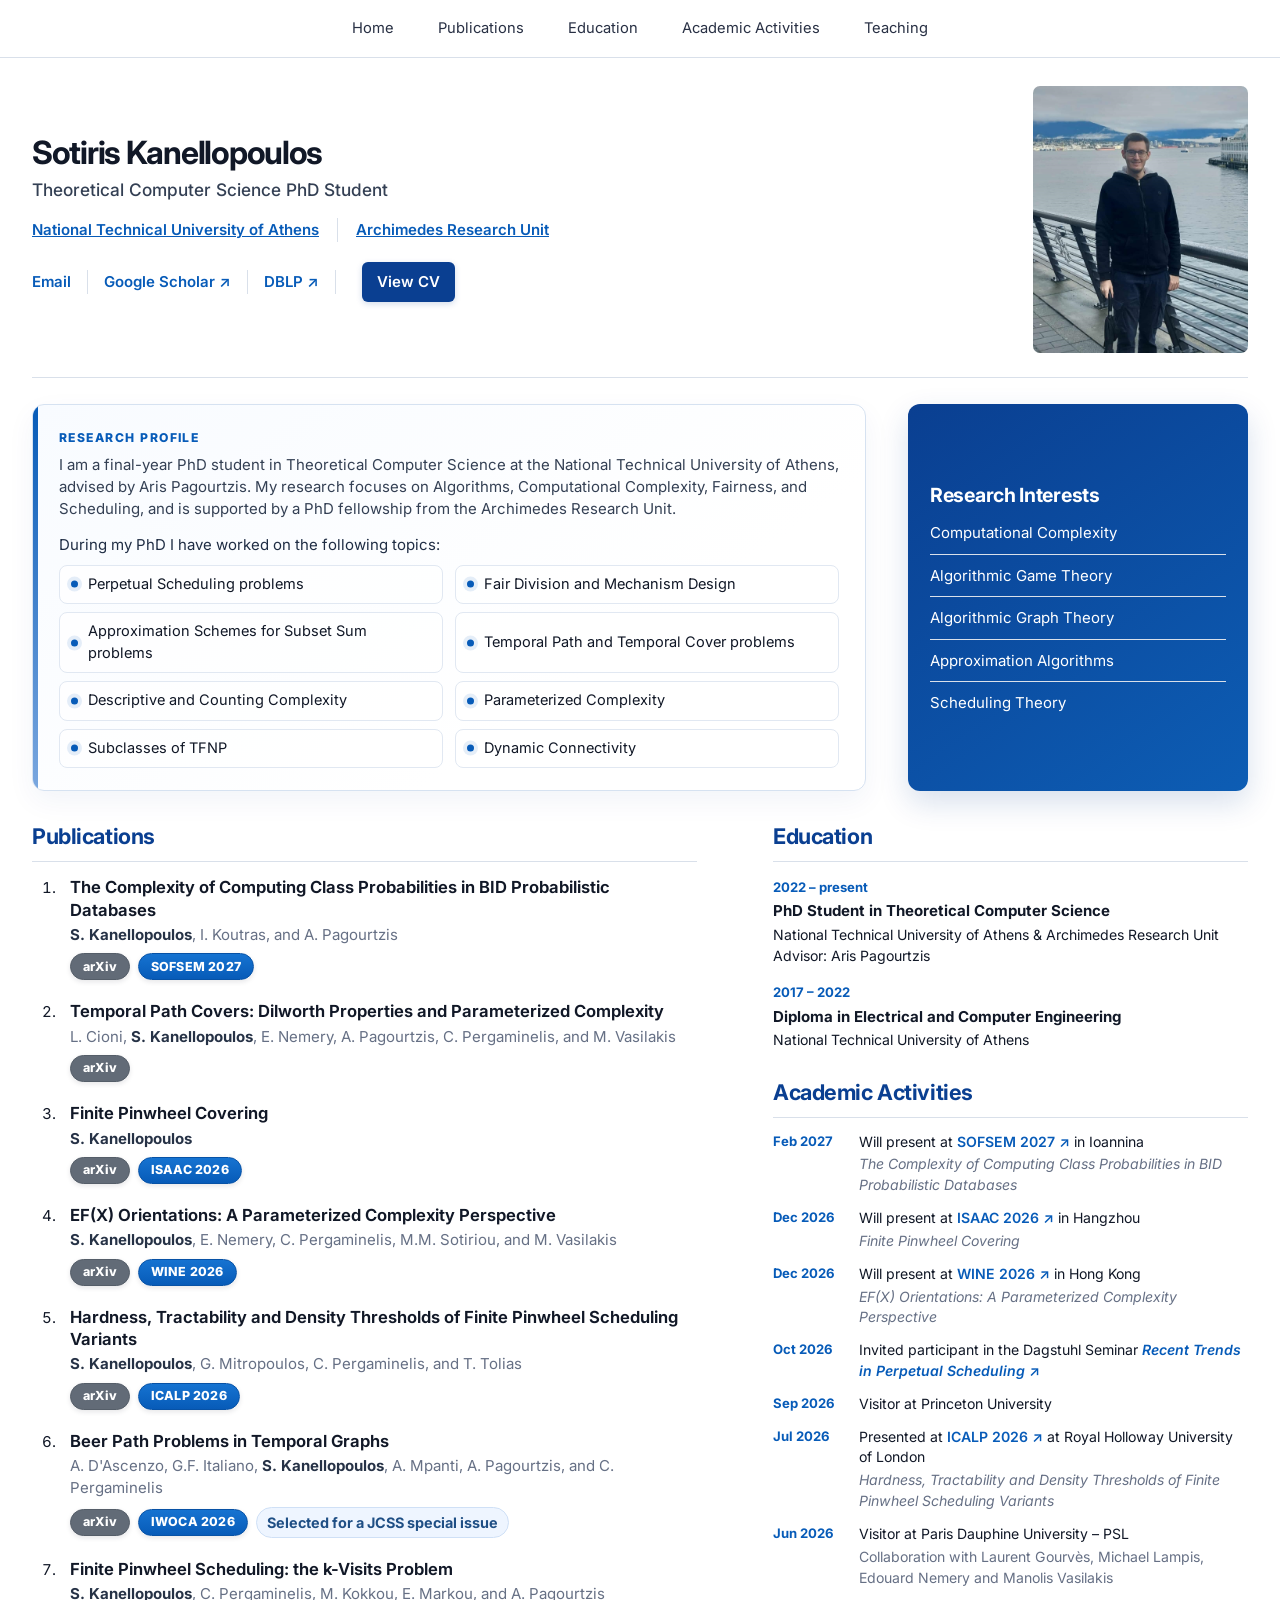
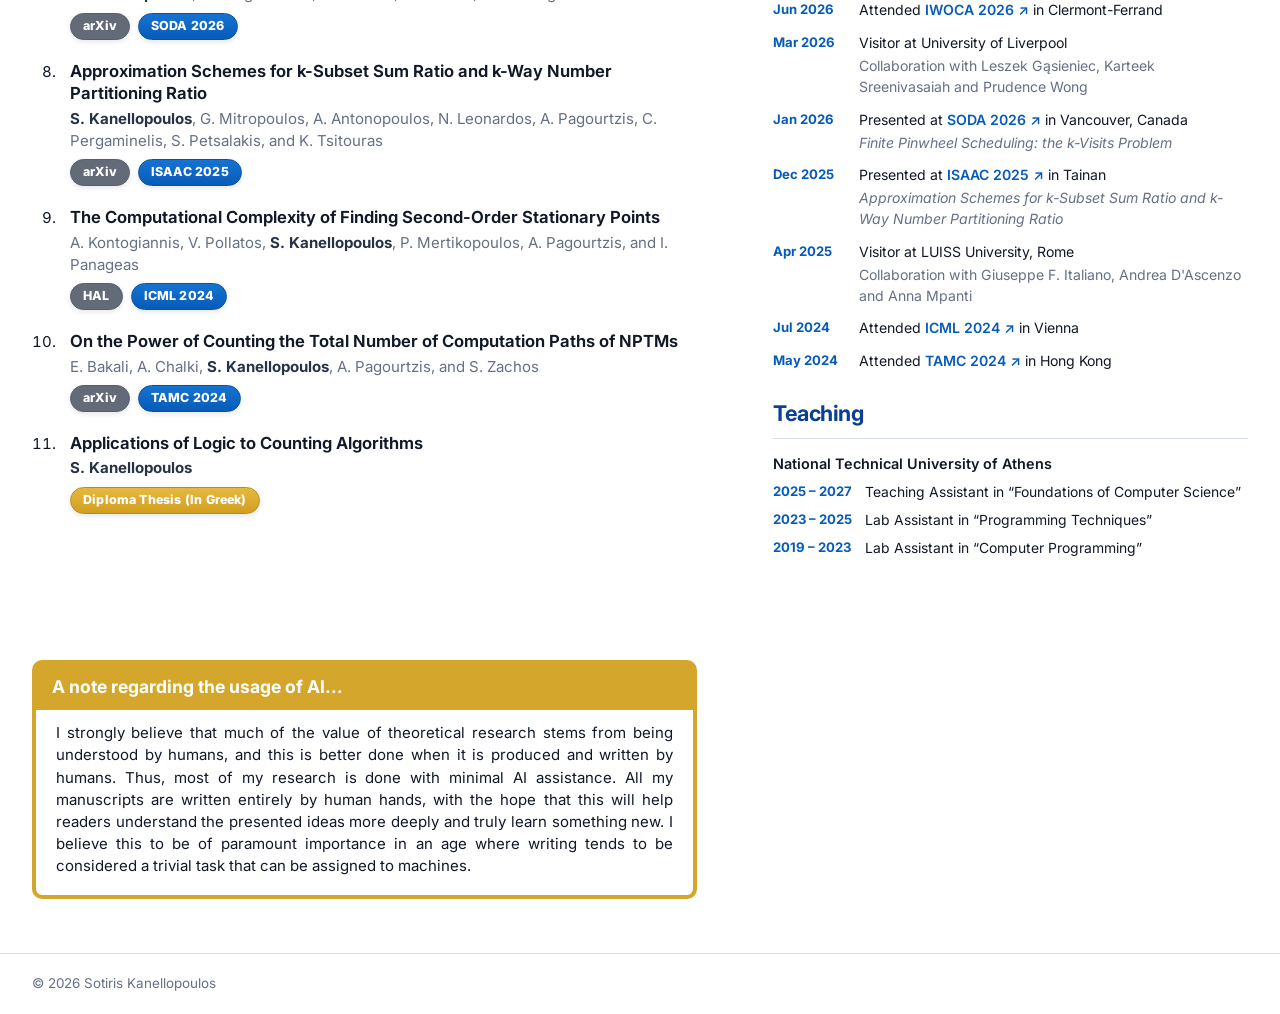
<file: index.html>
<!doctype html>
<html lang="en">
<head>
  <meta charset="utf-8">
  <meta name="viewport" content="width=device-width, initial-scale=1">
  <meta name="description" content="Academic homepage of Sotiris Kanellopoulos, Theoretical Computer Science PhD student at the National Technical University of Athens and Archimedes Research Unit.">
  <title>Sotiris Kanellopoulos — Theoretical Computer Science</title>
  <link rel="preconnect" href="https://fonts.googleapis.com">
  <link rel="preconnect" href="https://fonts.gstatic.com" crossorigin>
  <link href="https://fonts.googleapis.com/css2?family=Inter:wght@400;500;600;700&family=Source+Serif+4:wght@600;700&display=swap" rel="stylesheet">
  <link rel="stylesheet" href="styles.css">
</head>
<body>
  <a class="skip-link" href="#main">Skip to content</a>

  <header class="site-header">
    <div class="nav-wrap">
      <button class="menu-button" aria-expanded="false" aria-controls="navigation">Menu</button>
      <nav id="navigation" aria-label="Primary navigation">
        <a href="#top">Home</a>
        <a href="#publications">Publications</a>
        <a href="#education">Education</a>
        <a href="#visits">Academic Activities</a>
        <a href="#teaching">Teaching</a>
      </nav>
    </div>
  </header>

  <main id="main" class="page-shell">
    <section id="top" class="profile-header">
      <div class="profile-main">
        <h1>Sotiris Kanellopoulos</h1>
        <p class="position">Theoretical Computer Science PhD Student</p>

        <div class="affiliation-row" aria-label="Affiliations">
          <a href="https://www.ntua.gr/en/" target="_blank" rel="noopener">National Technical University of Athens</a>
          <span class="divider" aria-hidden="true"></span>
          <a href="https://archimedesai.gr/en/" target="_blank" rel="noopener">Archimedes Research Unit</a>
        </div>

        <div class="profile-links" aria-label="Profile links">
          <a href="mailto:sotkanel99@gmail.com">Email</a>
          <span class="link-divider" aria-hidden="true"></span>
          <a href="https://scholar.google.com/citations?user=l8Dv_PEAAAAJ&amp;hl=en" target="_blank" rel="noopener">Google Scholar ↗</a>
          <span class="link-divider" aria-hidden="true"></span>
          <a href="https://dblp.org/pid/349/8067.html" target="_blank" rel="noopener">DBLP ↗</a>
          <span class="link-divider" aria-hidden="true"></span>
          <a class="cv-button" href="assets/cv_Sotiris.pdf" target="_blank">View CV</a>
        </div>
      </div>
      <figure class="portrait">
        <img src="assets/profile.jpg" alt="Portrait of Sotiris Kanellopoulos">
      </figure>
    </section>

    <section id="research" class="research-intro">
      <div class="research-copy">
        <div class="research-kicker">Research profile</div>
        <p class="research-lead">I am a final-year PhD student in Theoretical Computer Science at the National Technical University of Athens, advised by Aris Pagourtzis. My research focuses on Algorithms, Computational Complexity, Fairness, and Scheduling, and is supported by a PhD fellowship from the Archimedes Research Unit.</p>
        <p class="research-subheading">During my PhD I have worked on the following topics:</p>
        <ul class="research-topics">
          <li>Perpetual Scheduling problems</li>
          <li>Fair Division and Mechanism Design</li>
          <li>Approximation Schemes for Subset Sum problems</li>
          <li>Temporal Path and Temporal Cover problems</li>
		  <li>Descriptive and Counting Complexity</li>
		  <li>Parameterized Complexity</li>
          <li>Subclasses of TFNP</li>
		  <li>Dynamic Connectivity</li>
        </ul>
      </div>
      <aside class="interest-card">
        <h2>Research Interests</h2>
        <ul class="interest-list">
          <li>Computational Complexity</li>
          <li>Algorithmic Game Theory</li>
          <li>Algorithmic Graph Theory</li>
          <li>Approximation Algorithms</li>
          <li>Scheduling Theory</li>
        </ul>
      </aside>
    </section>

    <div class="content-grid">
      <section id="publications" class="main-column">
        <h2 class="section-heading">Publications</h2>
        <ol class="publication-list">
		  <li>
            <article class="publication">
              <h3>The Complexity of Computing Class Probabilities in BID Probabilistic Databases</h3>
              <p class="authors"><strong>S. Kanellopoulos</strong>, I. Koutras, and A. Pagourtzis</p>
              <div class="badges">
                <a class="badge badge-preprint" href="https://arxiv.org/abs/2609.21245" target="_blank" rel="noopener">arXiv</a><a class="badge badge-venue" href="placeholder" target="_blank" rel="noopener">SOFSEM 2027</a>
              </div>
            </article>
          </li>
          <li>
            <article class="publication">
              <h3>Temporal Path Covers: Dilworth Properties and Parameterized Complexity</h3>
              <p class="authors">L. Cioni, <strong>S. Kanellopoulos</strong>, E. Nemery, A. Pagourtzis, C. Pergaminelis, and M. Vasilakis</p>
              <div class="badges">
                <a class="badge badge-preprint" href="https://arxiv.org/abs/2607.00118" target="_blank" rel="noopener">arXiv</a>
              </div>
            </article>
          </li>
		  <li>
            <article class="publication">
              <h3>Finite Pinwheel Covering</h3>
              <p class="authors"><strong>S. Kanellopoulos</strong></p>
              <div class="badges">
                <a class="badge badge-preprint" href="https://arxiv.org/abs/2607.28574" target="_blank" rel="noopener">arXiv</a><a class="badge badge-venue" href="placeholder" target="_blank" rel="noopener">ISAAC 2026</a>
              </div>
            </article>
          </li>
          <li>
            <article class="publication">
              <h3>EF(X) Orientations: A Parameterized Complexity Perspective</h3>
              <p class="authors"><strong>S. Kanellopoulos</strong>, E. Nemery, C. Pergaminelis, M.M. Sotiriou, and M. Vasilakis</p>
              <div class="badges">
                <a class="badge badge-preprint" href="https://arxiv.org/abs/2512.25033" target="_blank" rel="noopener">arXiv</a><a class="badge badge-venue" href="placeholder" target="_blank" rel="noopener">WINE 2026</a>
              </div>
            </article>
          </li>
          <li>
            <article class="publication">
              <h3>Hardness, Tractability and Density Thresholds of Finite Pinwheel Scheduling Variants</h3>
              <p class="authors"><strong>S. Kanellopoulos</strong>, G. Mitropoulos, C. Pergaminelis, and T. Tolias</p>
              <div class="badges"><a class="badge badge-preprint" href="https://arxiv.org/abs/2604.16030" target="_blank" rel="noopener">arXiv</a><a class="badge badge-venue" href="https://drops.dagstuhl.de/entities/document/10.4230/LIPIcs.ICALP.2026.122" target="_blank" rel="noopener">ICALP 2026</a></div>
            </article>
          </li>
          <li>
            <article class="publication">
              <h3>Beer Path Problems in Temporal Graphs</h3>
              <p class="authors">A. D'Ascenzo, G.F. Italiano, <strong>S. Kanellopoulos</strong>, A. Mpanti, A. Pagourtzis, and C. Pergaminelis</p>
              <div class="badges"><a class="badge badge-preprint" href="https://arxiv.org/abs/2507.08685" target="_blank" rel="noopener">arXiv</a><a class="badge badge-venue" href="https://link.springer.com/chapter/10.1007/978-3-032-27732-9_16" target="_blank" rel="noopener">IWOCA 2026</a><span class="note note-highlight">Selected for a JCSS special issue</span></div>
            </article>
          </li>
          <li>
            <article class="publication">
              <h3>Finite Pinwheel Scheduling: the k-Visits Problem</h3>
              <p class="authors"><strong>S. Kanellopoulos</strong>, C. Pergaminelis, M. Kokkou, E. Markou, and A. Pagourtzis</p>
              <div class="badges"><a class="badge badge-preprint" href="https://arxiv.org/abs/2507.11681" target="_blank" rel="noopener">arXiv</a><a class="badge badge-venue" href="https://epubs.siam.org/doi/10.1137/1.9781611978971.16" target="_blank" rel="noopener">SODA 2026</a></div>
            </article>
          </li>
          <li>
            <article class="publication">
              <h3>Approximation Schemes for k-Subset Sum Ratio and k-Way Number Partitioning Ratio</h3>
              <p class="authors"><strong>S. Kanellopoulos</strong>, G. Mitropoulos, A. Antonopoulos, N. Leonardos, A. Pagourtzis, C. Pergaminelis, S. Petsalakis, and K. Tsitouras</p>
              <div class="badges"><a class="badge badge-preprint" href="https://arxiv.org/abs/2503.18241" target="_blank" rel="noopener">arXiv</a><a class="badge badge-venue" href="https://drops.dagstuhl.de/entities/document/10.4230/LIPIcs.ISAAC.2025.44" target="_blank" rel="noopener">ISAAC 2025</a></div>
            </article>
          </li>
          <li>
            <article class="publication">
              <h3>The Computational Complexity of Finding Second-Order Stationary Points</h3>
              <p class="authors">A. Kontogiannis, V. Pollatos, <strong>S. Kanellopoulos</strong>, P. Mertikopoulos, A. Pagourtzis, and I. Panageas</p>
              <div class="badges"><a class="badge badge-preprint" href="https://hal.science/hal-04629307v1/file/Main.pdf" target="_blank" rel="noopener">HAL</a><a class="badge badge-venue" href="https://dl.acm.org/doi/10.5555/3692070.3693079" target="_blank" rel="noopener">ICML 2024</a></div>
            </article>
          </li>
          <li>
            <article class="publication">
              <h3>On the Power of Counting the Total Number of Computation Paths of NPTMs</h3>
              <p class="authors">E. Bakali, A. Chalki, <strong>S. Kanellopoulos</strong>, A. Pagourtzis, and S. Zachos</p>
              <div class="badges"><a class="badge badge-preprint" href="https://arxiv.org/abs/2306.11614" target="_blank" rel="noopener">arXiv</a><a class="badge badge-venue" href="https://link.springer.com/chapter/10.1007/978-981-97-2340-9_18" target="_blank" rel="noopener">TAMC 2024</a></div>
            </article>
          </li>
		  <li>
            <article class="publication">
              <h3>Applications of Logic to Counting Algorithms</h3>
              <p class="authors"><strong>S. Kanellopoulos</strong></p>
              <div class="badges"><a class="badge badge-thesis" href="https://scholar.google.com/scholar?oi=bibs&cluster=3427278727958970105&btnI=1&hl=en" target="_blank" rel="noopener">Diploma Thesis (In Greek)</a></div>
            </article>
          </li>
        </ol>
      </section>

      <aside class="side-column">
        <section id="education" class="sidebar-section">
          <h2 class="section-heading">Education</h2>
          <article class="compact-entry">
            <span class="date">2022 – present</span>
            <h3>PhD Student in Theoretical Computer Science</h3>
            <p>National Technical University of Athens & Archimedes Research Unit</p>
            <p>Advisor: Aris Pagourtzis</p>
          </article>
          <article class="compact-entry">
            <span class="date">2017 – 2022</span>
            <h3>Diploma in Electrical and Computer Engineering</h3>
            <p>National Technical University of Athens</p>
          </article>
        </section>

        <section id="visits" class="sidebar-section">
          <h2 class="section-heading">Academic Activities</h2>
          <div class="timeline">
			<article><span class="date">Feb 2027</span><div><p>Will present at <a href="https://sofsem2027.conf.uoi.gr/" target="_blank" rel="noopener">SOFSEM 2027 ↗</a> in Ioannina </p><p class="muted"><em>The Complexity of Computing Class Probabilities in BID Probabilistic Databases</em></p></div></article>
			<article><span class="date">Dec 2026</span><div><p>Will present at <a href="https://www.algo-door.com/isaac2026/" target="_blank" rel="noopener">ISAAC 2026 ↗</a> in Hangzhou </p><p class="muted"><em>Finite Pinwheel Covering</em></p></div></article>
			<article><span class="date">Dec 2026</span><div><p>Will present at <a href="https://wine2026conf.github.io/" target="_blank" rel="noopener">WINE 2026 ↗</a> in Hong Kong </p><p class="muted"><em>EF(X) Orientations: A Parameterized Complexity Perspective</em></p></div></article>
            <article><span class="date">Oct 2026</span><div><p>Invited participant in the Dagstuhl Seminar <a href="https://www.dagstuhl.de/seminars/seminar-calendar/seminar-details/26412" target="_blank" rel="noopener"><em>Recent Trends in Perpetual Scheduling</em> ↗</a></p></div></article>
            <article><span class="date">Sep 2026</span><div><p>Visitor at Princeton University</p></div></article>
            <article><span class="date">Jul 2026</span><div><p>Presented at <a href="https://icalppodcspaa2026.cs.rhul.ac.uk/" target="_blank" rel="noopener">ICALP 2026 ↗</a> at Royal Holloway University of London </p><p class="muted"><em>Hardness, Tractability and Density Thresholds of Finite Pinwheel Scheduling Variants</em></p></div></article>
			<article><span class="date">Jun 2026</span><div><p>Visitor at Paris Dauphine University – PSL</p><p class="muted">Collaboration with Laurent Gourvès, Michael Lampis, Edouard Nemery and Manolis Vasilakis</p></div></article>
            <article><span class="date">Jun 2026</span><div><p>Attended <a href="https://iwoca2026.limos.fr/" target="_blank" rel="noopener">IWOCA 2026 ↗</a> in Clermont-Ferrand </p></div></article>
			<article><span class="date">Mar 2026</span><div><p>Visitor at University of Liverpool</p><p class="muted">Collaboration with Leszek Gąsieniec, Karteek Sreenivasaiah and Prudence Wong</p></div></article>
            <article><span class="date">Jan 2026</span><div><p>Presented at <a href="https://www.siam.org/conferences-events/past-event-archive/soda26/" target="_blank" rel="noopener">SODA 2026 ↗</a> in Vancouver, Canada </p><p class="muted"><em>Finite Pinwheel Scheduling: the k-Visits Problem</em></p></div></article>
			<article><span class="date">Dec 2025</span><div><p>Presented at <a href="https://isaac2025.csie.ncku.edu.tw/" target="_blank" rel="noopener">ISAAC 2025 ↗</a> in Tainan </p><p class="muted"><em>Approximation Schemes for k-Subset Sum Ratio and k-Way Number Partitioning Ratio</em></p></div></article>
			<article><span class="date">Apr 2025</span><div><p>Visitor at LUISS University, Rome</p><p class="muted">Collaboration with Giuseppe F. Italiano, Andrea D'Ascenzo and Anna Mpanti</p></div></article>
			<article><span class="date">Jul 2024</span><div><p>Attended <a href="https://icml.cc/Conferences/2024" target="_blank" rel="noopener">ICML 2024 ↗</a> in Vienna </p></div></article>
			<article><span class="date">May 2024</span><div><p>Attended <a href="https://tamc2024.comp.polyu.edu.hk/" target="_blank" rel="noopener">TAMC 2024 ↗</a> in Hong Kong </p></div></article>
          </div>
        </section>

        <section id="teaching" class="sidebar-section">
          <h2 class="section-heading">Teaching</h2>
          <p class="institution">National Technical University of Athens</p>
          <ul class="teaching-list">
            <li><span class="date">2025 – 2027</span><span>Teaching Assistant in “Foundations of Computer Science”</span></li>
            <li><span class="date">2023 – 2025</span><span>Lab Assistant in “Programming Techniques”</span></li>
            <li><span class="date">2019 – 2023</span><span>Lab Assistant in “Computer Programming”</span></li>
          </ul>
        </section>


      </aside>

        <section class="announcement-box" aria-labelledby="announcement-heading">
          <h2 id="announcement-heading">A note regarding the usage of AI...</h2>
          <p>I strongly believe that much of the value of theoretical research stems from being understood by humans, and this is better done when it is produced and written by humans. Thus, most of my research is done with minimal AI assistance. All my manuscripts are written entirely by human hands, with the hope that this will help readers understand the presented ideas more deeply and truly learn something new. I believe this to be of paramount importance in an age where writing tends to be considered a trivial task that can be assigned to machines.</p>
        </section>
    </div>
  </main>

  <footer><div class="page-shell footer-inner">© <span id="year"></span> Sotiris Kanellopoulos</div></footer>
  <script src="script.js"></script>
</body>
</html>
</file>
<file: styles.css>
:root {
  --ink: #111827;
  --muted: #667085;
  --navy: #0a3f91;
  --blue: #075bb8;
  --line: #d9e0ea;
  --soft: #f4f8fd;
  --paper: #ffffff;
  --preprint: #5f6773;
  --max: 1360px;
}

* { box-sizing: border-box; }
html { scroll-behavior: smooth; }
body {
  margin: 0;
  color: var(--ink);
  background: var(--paper);
  font-family: Inter, system-ui, sans-serif;
  font-size: 15px;
  line-height: 1.48;
}
a { color: var(--blue); }
.page-shell { width: min(calc(100% - 64px), var(--max)); margin: 0 auto; }
.skip-link { position: absolute; left: -9999px; }
.skip-link:focus { left: 16px; top: 16px; z-index: 50; background: white; padding: 8px 12px; }

.site-header {
  position: sticky;
  top: 0;
  z-index: 20;
  background: rgba(255,255,255,.96);
  border-bottom: 1px solid var(--line);
  backdrop-filter: blur(10px);
}
.nav-wrap { width: min(calc(100% - 64px), var(--max)); margin: auto; min-height: 56px; display: flex; justify-content: center; align-items: center; }
nav { display: flex; gap: 44px; }
nav a { color: #283044; text-decoration: none; font-size: .92rem; padding: 18px 0 15px; border-bottom: 2px solid transparent; }
nav a:hover, nav a:focus { color: var(--navy); border-bottom-color: var(--blue); }
.menu-button { display: none; }

.profile-header {
  display: grid;
  grid-template-columns: minmax(0,1fr) 215px;
  align-items: center;
  gap: 54px;
  padding: 28px 0 24px;
  border-bottom: 1px solid var(--line);
}
h1 { margin: 0; font-size: clamp(1.7rem, 2.5vw, 2.35rem); line-height: 1.08; letter-spacing: -.04em; font-weight: 700; }
.position { margin: 6px 0 16px; color: #344054; font-size: 1.08rem; font-weight: 500; }
.affiliation-row { display: flex; align-items: center; flex-wrap: wrap; gap: 18px; font-weight: 600; }
.divider, .link-divider { width: 1px; height: 24px; background: var(--line); display: inline-block; }
.profile-links { display: flex; align-items: center; flex-wrap: wrap; gap: 16px; margin-top: 20px; }
.profile-links a { text-decoration: none; font-weight: 600; }
.cv-button { margin-left: 10px; background: var(--navy); color: white !important; padding: 9px 15px; border-radius: 6px; box-shadow: 0 2px 6px rgba(10,63,145,.18); }
.portrait { margin: 0; justify-self: end; }
.portrait img { width: 215px; height: 267px; image-rendering: auto; object-fit: cover; object-position: center top; display: block; border-radius: 7px; }

.research-intro {
  display: grid;
  grid-template-columns: minmax(0,1fr) 340px;
  gap: 42px;
  padding: 26px 0 30px;
  align-items: stretch;
}
.research-copy {
  position: relative;
  overflow: hidden;
  background: linear-gradient(145deg, #f8fbff 0%, #ffffff 68%);
  border: 1px solid #d6e2f1;
  border-radius: 12px;
  padding: 24px 26px 22px;
  box-shadow: 0 10px 28px rgba(10,63,145,.055);
}
.research-copy::before {
  content: "";
  position: absolute;
  inset: 0 auto 0 0;
  width: 5px;
  background: linear-gradient(180deg, var(--blue), #7aa7df);
}
.research-kicker {
  color: var(--blue);
  font-size: .76rem;
  font-weight: 800;
  letter-spacing: .12em;
  text-transform: uppercase;
  margin-bottom: 7px;
}
.research-copy h2 {
  margin: 0 0 10px;
  color: var(--navy);
  font-size: 1.45rem;
  line-height: 1.2;
  letter-spacing: -.025em;
}
.research-lead { margin: 0 0 14px; max-width: 900px; color: #344054; }
.research-subheading { margin: 0 0 8px; font-weight: 400; color: #1f2d44; }
.research-topics {
  margin: 0;
  padding: 0;
  list-style: none;
  display: grid;
  grid-template-columns: repeat(2, minmax(0,1fr));
  gap: 8px 12px;
}
.research-topics li {
  position: relative;
  margin: 0;
  padding: 8px 10px 8px 28px;
  border: 1px solid #e1e8f2;
  border-radius: 8px;
  background: rgba(255,255,255,.82);
  break-inside: avoid;
  display: flex;
  align-items: center;
  font-size: .91rem;
}
.research-topics li::before {
  content: "";
  position: absolute;
  left: 11px;
  top: 50%;
  width: 7px;
  height: 7px;
  border-radius: 50%;
  background: var(--blue);
  transform: translateY(-50%);
  box-shadow: 0 0 0 4px rgba(7,91,184,.10);
}
.interest-card {
  background: linear-gradient(145deg,#0a3f91,#0d5db4);
  color: white;
  border: 0;
  border-radius: 12px;
  padding: 22px 22px;
  box-shadow: 0 12px 30px rgba(10,63,145,.16);
  display: flex;
  flex-direction: column;
  justify-content: center;
}
.interest-card h2 { margin: 0 0 12px; color: white; font-size: 1.22rem; letter-spacing: -.015em; }
.interest-card p { margin: 0; color: rgba(255,255,255,.9); line-height: 1.65; }

.content-grid { display: grid; grid-template-columns: minmax(0,1.4fr) minmax(340px,1fr); gap: 76px; align-items: start; padding-bottom: 54px; }
.section-heading { margin: 0 0 14px; padding-bottom: 8px; border-bottom: 1px solid var(--line); color: var(--navy); font-size: 1.35rem; letter-spacing: -.02em; }

.publication-list { margin: 0; padding-left: 28px; }
.publication-list > li { padding-left: 10px; margin: 0 0 20px; }
.publication h3 { margin: 0 0 3px; font-size: 1.04rem; line-height: 1.35; font-weight: 650; }
.authors { color: var(--muted); margin: 0; font-size: .94rem; }
.authors strong { color: #263246; }
.badges { display: flex; flex-wrap: wrap; gap: 8px; align-items: center; margin-top: 7px; }
.badge {
  display: inline-flex;
  align-items: center;
  justify-content: center;
  min-height: 27px;
  color: white;
  text-decoration: none;
  border-radius: 999px;
  padding: 5px 12px;
  font-size: .78rem;
  font-weight: 800;
  line-height: 1;
  letter-spacing: .015em;
  border: 1px solid transparent;
  box-shadow: 0 2px 5px rgba(17,24,39,.10);
}
.badge-preprint {
  background: #626b77;
  border-color: #555e69;
}
.badge-venue {
  background: linear-gradient(180deg, #1673d1, #075bb8);
  border-color: #0752a6;
}
.badge-journal {
  background: linear-gradient(180deg, #d94a4a, #c62828);
  border-color: #b51f1f;
}
.badge-thesis {
  background: linear-gradient(180deg, #e5b93f, #d39e1f);
  border-color: #bd8b18;
}
a.badge:hover,
a.badge:focus {
  transform: translateY(-1px);
  filter: brightness(.97);
  box-shadow: 0 4px 9px rgba(17,24,39,.16);
}

span.badge {
  cursor: default;
}

.note {
  color: var(--muted);
  font-size: .82rem;
  font-style: italic;
}

.note-highlight {
  color: #1f4f85;
  font-size: .9rem;
  font-style: normal;
  font-weight: 700;
  background: #eef5ff;
  border: 1px solid #cfe0f6;
  border-radius: 999px;
  padding: 4px 10px;
}

.side-column { min-width: 0; }
.sidebar-section { margin-bottom: 26px; }
.compact-entry { margin-bottom: 14px; }
.compact-entry h3 { margin: 2px 0; font-size: .94rem; }
.compact-entry p { margin: 1px 0; font-size: .88rem; }
.date { color: var(--blue); font-weight: 700; font-size: .82rem; white-space: nowrap; }
.timeline { display: grid; gap: 12px; }
.timeline article { display: grid; grid-template-columns: 75px minmax(0,1fr); gap: 11px; }
.timeline p { margin: 0; font-size: .88rem; }
.timeline .muted { color: var(--muted); margin-top: 2px; }
.timeline a { text-decoration: none; font-weight: 600; }
.institution { margin: 0 0 8px; font-weight: 600; font-size: .9rem; }
.teaching-list { margin: 0; padding: 0; list-style: none; display: grid; gap: 7px; }
.teaching-list li { display: grid; grid-template-columns: 82px minmax(0,1fr); gap: 10px; font-size: .87rem; }

footer { border-top: 1px solid var(--line); color: var(--muted); font-size: .84rem; }
.footer-inner { padding: 20px 0; }

@media (max-width: 980px) {
  .content-grid { grid-template-columns: 1fr; gap: 38px; }
  .side-column { display: grid; grid-template-columns: repeat(2,minmax(0,1fr)); gap: 28px; }
  .sidebar-section:last-child { grid-column: 1 / -1; }
}
@media (max-width: 760px) {
  .page-shell, .nav-wrap { width: min(calc(100% - 30px), var(--max)); }
  .menu-button { display: block; margin-left: auto; border: 1px solid var(--line); background: white; border-radius: 5px; padding: 6px 10px; }
  .nav-wrap { justify-content: flex-end; }
  nav { display: none; position: absolute; top: 56px; left: 0; right: 0; background: white; border-bottom: 1px solid var(--line); padding: 12px 15px; flex-direction: column; gap: 4px; }
  nav.open { display: flex; }
  nav a { padding: 8px 0; }
  .profile-header { grid-template-columns: 1fr; gap: 20px; }
  .portrait { justify-self: start; order: -1; }
  .portrait img { width: 165px; height: 205px; image-rendering: auto; }
  .affiliation-row { align-items: flex-start; flex-direction: column; gap: 5px; }
  .divider, .link-divider { display: none; }
  .profile-links { align-items: flex-start; gap: 10px 18px; }
  .cv-button { margin-left: 0; }
  .research-intro { grid-template-columns: 1fr; gap: 22px; }
  .research-topics { grid-template-columns: 1fr; }
  .side-column { grid-template-columns: 1fr; }
  .sidebar-section:last-child { grid-column: auto; }
  .content-grid { padding-bottom: 34px; }
}


.interest-list {
  list-style: none;
  margin: 0;
  padding: 0;
  display: grid;
  gap: 0.62rem;
}

.interest-list li {
  padding-bottom: 0.62rem;
  border-bottom: 1px solid var(--line);
  color: var(--ink-soft);
  line-height: 1.45;
}

.interest-list li:last-child {
  padding-bottom: 0;
  border-bottom: 0;
}

/* Announcement box */
.announcement-box {
  border: 4px solid #d4a72c;
  border-radius: 10px;
  background: transparent;
  padding: 18px 20px;
}
.announcement-box h2 {
  margin: -18px -20px 12px;
  padding: 10px 16px;
  background: #d4a72c;
  color: #ffffff;
  font-size: 1.1rem;
}
.announcement-box p { margin: 0; text-align: justify;}
</file>
